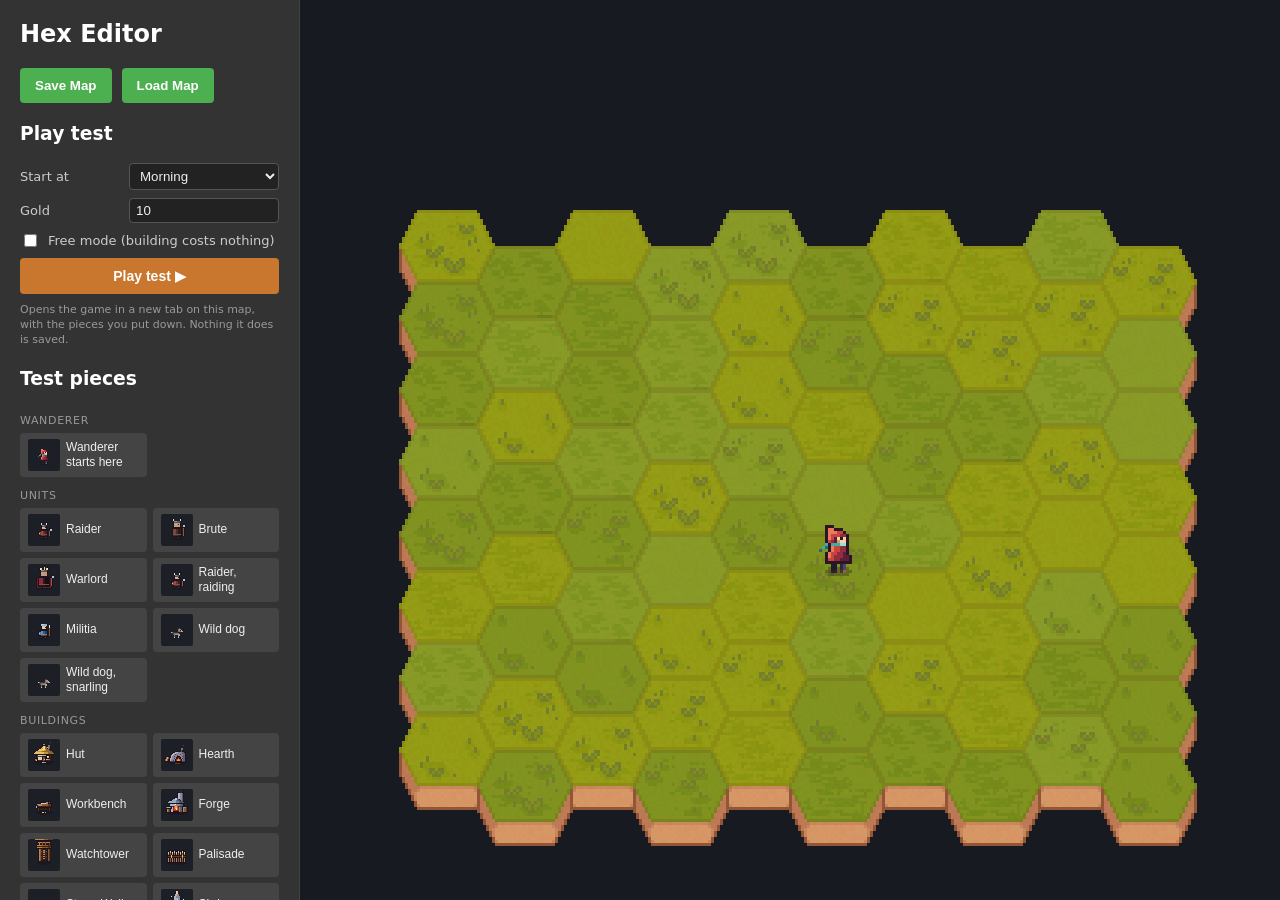
<file: editor.html>
<!DOCTYPE html>
<html lang="en">
<head>
    <meta charset="UTF-8">
    <meta name="viewport" content="width=device-width, initial-scale=1.0">
    <title>Hex World Editor</title>
    <link rel="stylesheet" href="editor.css">
</head>
<body>
    <div id="app">
        <div id="toolbar">
            <h2>Hex Editor</h2>
            <div class="actions">
                <button id="btn-save">Save Map</button>
                <button id="btn-load">Load Map</button>
                <input type="file" id="file-load" accept=".json" style="display:none">
            </div>

            <h3>Play test</h3>
            <div id="setup" class="setup">
                <label>Start at <select id="setup-start"></select></label>
                <label>Gold <input id="setup-gold" type="number" min="0" max="9999" value="10"></label>
                <label class="check"><input id="setup-free" type="checkbox"> Free mode (building costs nothing)</label>
                <button id="btn-play" class="play">Play test &#9654;</button>
                <p class="hint">Opens the game in a new tab on this map, with the pieces you put down. Nothing it does is saved.</p>
            </div>

            <h3>Test pieces</h3>
            <div id="pieces"></div>

            <h3>Terrain</h3>
            <div id="palette">
                <!-- Palette items injected by JS -->
            </div>
            <p class="instructions">
                <strong>Left drag</strong> paint the selected terrain, or drop the selected piece<br>
                <strong>Shift + left</strong> raise a level<br>
                <strong>Right drag</strong> lower a level, and away at zero; with a piece selected, take pieces away<br>
                <strong>Middle drag / Alt</strong> pan<br>
                <strong>Wheel</strong> zoom, whole steps only
            </p>
            <p id="info" class="instructions"></p>
        </div>
        <div id="canvas-container">
            <canvas id="view"></canvas>
        </div>
    </div>
    <script type="module" src="editor.js"></script>
</body>
</html>
</file>
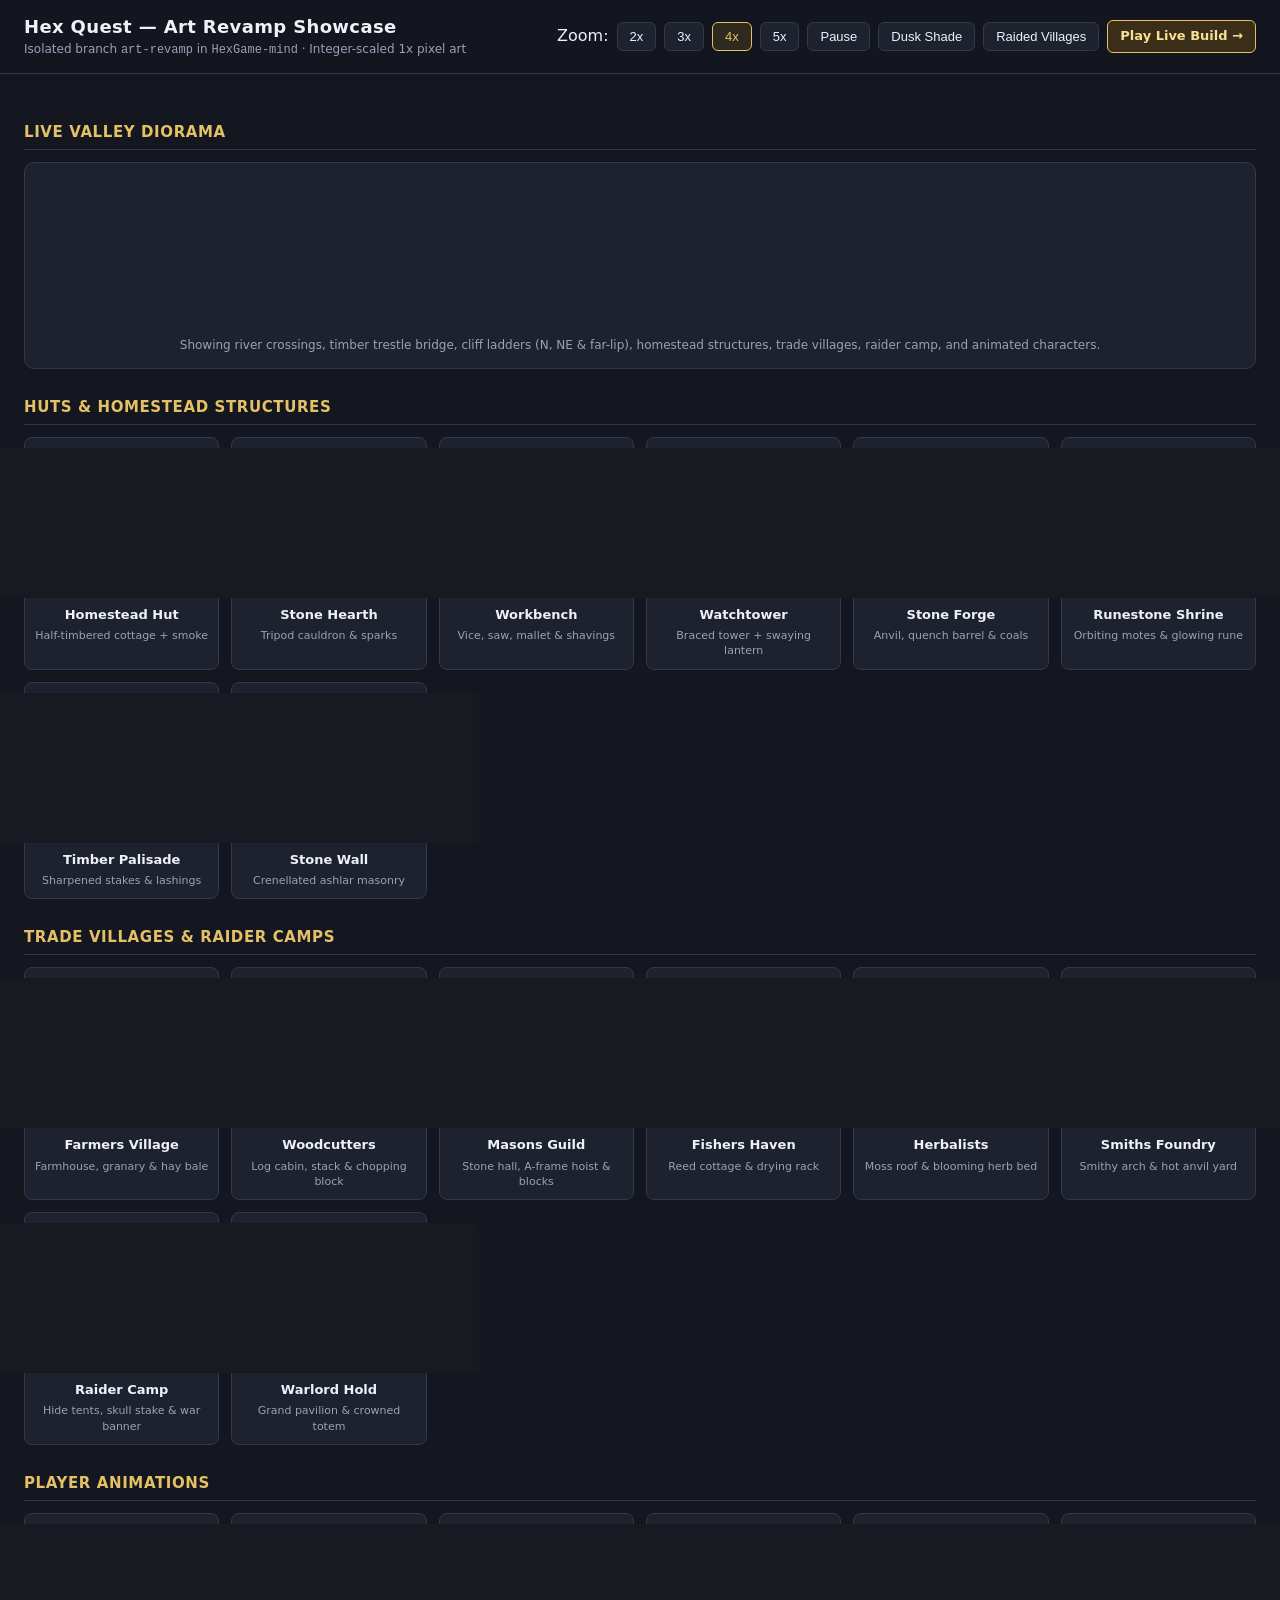
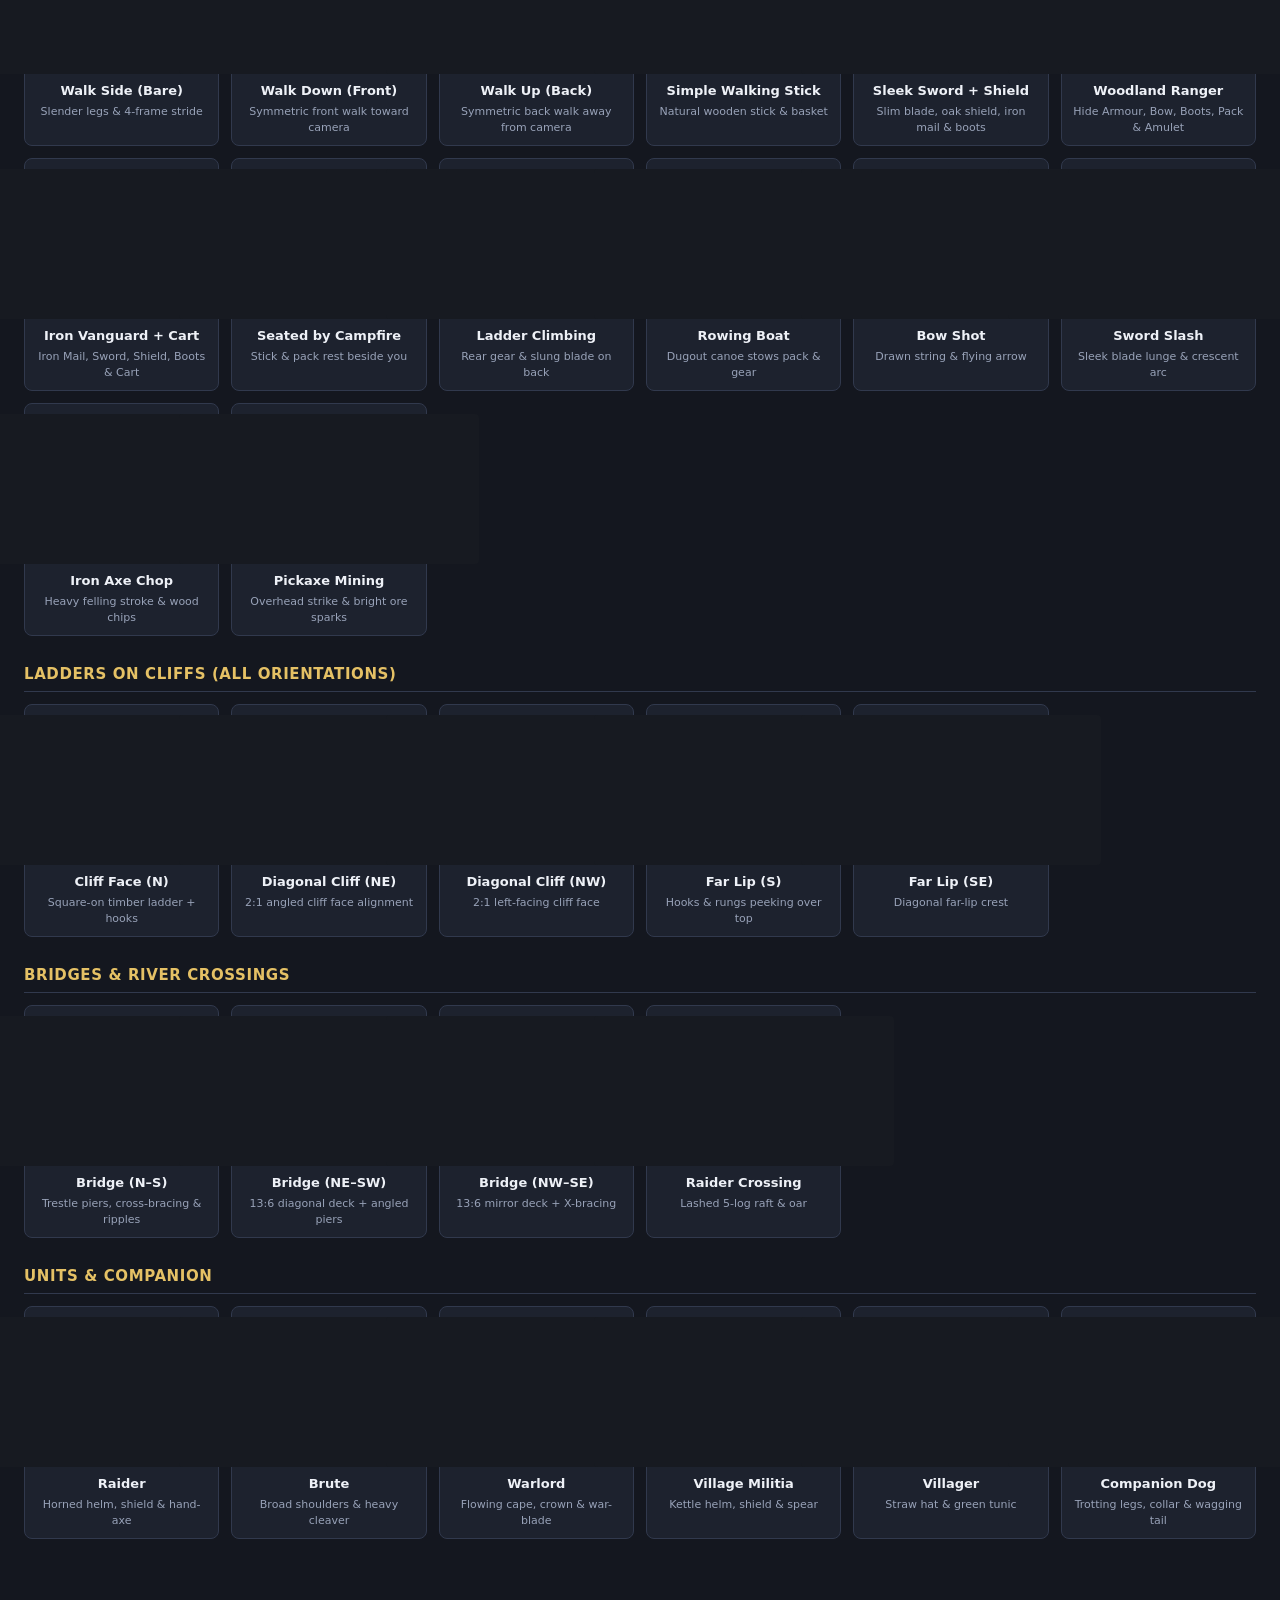
<file: showcase.html>
<!DOCTYPE html>
<html lang="en">
<head>
  <meta charset="UTF-8">
  <meta name="viewport" content="width=device-width, initial-scale=1.0">
  <title>Hex Quest — Art Revamp Showcase</title>
  <style>
    :root {
      --bg: #14171f;
      --panel: #1d222e;
      --border: #31394d;
      --text: #eef1f7;
      --muted: #98a2b8;
      --accent: #e5c165;
    }
    * { box-sizing: border-box; }
    body {
      margin: 0;
      font-family: system-ui, -apple-system, Segoe UI, Roboto, sans-serif;
      background: var(--bg);
      color: var(--text);
      line-height: 1.4;
    }
    header {
      position: sticky;
      top: 0;
      z-index: 10;
      display: flex;
      flex-wrap: wrap;
      align-items: center;
      justify-content: space-between;
      gap: 12px;
      padding: 14px 24px;
      background: rgba(20, 23, 31, 0.94);
      backdrop-filter: blur(8px);
      border-bottom: 1px solid var(--border);
    }
    .title h1 {
      margin: 0;
      font-size: 18px;
      font-weight: 700;
      letter-spacing: 0.02em;
    }
    .title p {
      margin: 2px 0 0;
      font-size: 12px;
      color: var(--muted);
    }
    .controls {
      display: flex;
      flex-wrap: wrap;
      align-items: center;
      gap: 8px;
    }
    button, .play-link {
      background: var(--panel);
      color: var(--text);
      border: 1px solid var(--border);
      border-radius: 6px;
      padding: 6px 12px;
      font-size: 13px;
      cursor: pointer;
      text-decoration: none;
      transition: border-color 0.15s, background 0.15s;
    }
    button:hover, .play-link:hover {
      border-color: var(--accent);
    }
    button.active {
      background: #2f2a20;
      border-color: var(--accent);
      color: var(--accent);
    }
    .play-link {
      background: #3a2e19;
      border-color: var(--accent);
      color: #f7df94;
      font-weight: 600;
    }
    main {
      max-width: 1280px;
      margin: 0 auto;
      padding: 20px 24px 64px;
    }
    section {
      margin-top: 28px;
    }
    section h2 {
      margin: 0 0 12px;
      font-size: 15px;
      font-weight: 600;
      color: var(--accent);
      letter-spacing: 0.04em;
      text-transform: uppercase;
      border-bottom: 1px solid var(--border);
      padding-bottom: 6px;
    }
    .diorama-wrap {
      background: var(--panel);
      border: 1px solid var(--border);
      border-radius: 10px;
      padding: 14px;
      display: flex;
      flex-direction: column;
      align-items: center;
      overflow-x: auto;
    }
    .diorama-caption {
      margin-top: 10px;
      font-size: 12px;
      color: var(--muted);
    }
    canvas {
      image-rendering: pixelated;
      image-rendering: crisp-edges;
      display: block;
    }
    .grid {
      display: grid;
      grid-template-columns: repeat(auto-fill, minmax(175px, 1fr));
      gap: 12px;
    }
    .card {
      background: var(--panel);
      border: 1px solid var(--border);
      border-radius: 8px;
      padding: 10px;
      display: flex;
      flex-direction: column;
      align-items: center;
      gap: 8px;
    }
    .card canvas {
      border-radius: 4px;
      background: #171a21;
    }
    .card .label {
      font-size: 13px;
      font-weight: 600;
      text-align: center;
    }
    .card .sub {
      font-size: 11px;
      color: var(--muted);
      text-align: center;
      margin-top: -4px;
    }
  </style>
</head>
<body>
  <header>
    <div class="title">
      <h1>Hex Quest — Art Revamp Showcase</h1>
      <p>Isolated branch <code>art-revamp</code> in <code>HexGame-mind</code> · Integer-scaled 1x pixel art</p>
    </div>
    <div class="controls">
      <span>Zoom:</span>
      <button data-zoom="2">2x</button>
      <button data-zoom="3">3x</button>
      <button data-zoom="4" class="active">4x</button>
      <button data-zoom="5">5x</button>
      <button id="toggle-pause">Pause</button>
      <button id="toggle-night">Dusk Shade</button>
      <button id="toggle-raid">Raided Villages</button>
      <a class="play-link" href="/?free=1&nosave=1">Play Live Build &rarr;</a>
    </div>
  </header>

  <main>
    <section>
      <h2>Live Valley Diorama</h2>
      <div class="diorama-wrap">
        <canvas id="diorama"></canvas>
        <div class="diorama-caption">
          Showing river crossings, timber trestle bridge, cliff ladders (N, NE &amp; far-lip), homestead structures, trade villages, raider camp, and animated characters.
        </div>
      </div>
    </section>

    <section>
      <h2>Huts &amp; Homestead Structures</h2>
      <div class="grid" id="grid-structures"></div>
    </section>

    <section>
      <h2>Trade Villages &amp; Raider Camps</h2>
      <div class="grid" id="grid-villages"></div>
    </section>

    <section>
      <h2>Player Animations</h2>
      <div class="grid" id="grid-player"></div>
    </section>

    <section>
      <h2>Ladders on Cliffs (All Orientations)</h2>
      <div class="grid" id="grid-ladders"></div>
    </section>

    <section>
      <h2>Bridges &amp; River Crossings</h2>
      <div class="grid" id="grid-bridges"></div>
    </section>

    <section>
      <h2>Units &amp; Companion</h2>
      <div class="grid" id="grid-units"></div>
    </section>
  </main>

  <script type="module" src="src/showcase.js"></script>
</body>
</html>
</file>
<file: editor.css>
* {
    box-sizing: border-box;
}

body, html {
    margin: 0;
    padding: 0;
    width: 100%;
    height: 100%;
    font-family: system-ui, -apple-system, sans-serif;
    background-color: #222;
    color: #eee;
    overflow: hidden;
}

#app {
    display: flex;
    width: 100%;
    height: 100%;
}

#toolbar {
    width: 300px;
    background-color: #333;
    border-right: 1px solid #444;
    padding: 20px;
    display: flex;
    flex-direction: column;
    overflow-y: auto;
}

h2, h3 {
    margin-top: 0;
    color: #fff;
}

.actions {
    display: flex;
    gap: 10px;
    margin-bottom: 20px;
}

button {
    background-color: #4CAF50;
    color: white;
    border: none;
    padding: 10px 15px;
    border-radius: 4px;
    cursor: pointer;
    font-weight: bold;
}

button:hover {
    background-color: #45a049;
}

#palette {
    display: flex;
    flex-direction: column;
    gap: 10px;
}

.palette-item {
    display: flex;
    align-items: center;
    gap: 10px;
    padding: 10px;
    background-color: #444;
    border: 2px solid transparent;
    border-radius: 4px;
    cursor: pointer;
}

.palette-item:hover {
    background-color: #555;
}

.palette-item.selected {
    border-color: #4CAF50;
    background-color: #4a5a4a;
}

.palette-icon {
    width: 64px;
    height: 96px;
    background-color: transparent;
    image-rendering: pixelated;
    background-position: center;
    background-size: 200%;
}

.instructions {
    margin-top: auto;
    padding-top: 20px;
    font-size: 0.9em;
    color: #bbb;
    line-height: 1.5;
}

#canvas-container {
    flex-grow: 1;
    position: relative;
    cursor: crosshair;
}

canvas {
    display: block;
    width: 100%;
    height: 100%;
    image-rendering: pixelated;
}

/* The palette swatch is the terrain's own first frame at native size, shifted
   up so the top face fills the box rather than the empty headroom. */
.palette-icon {
    width: 32px;
    height: 32px;
    background-repeat: no-repeat;
    background-size: 192px 48px;
    background-position: 0 -14px;
    background-color: #1d1f26;
    image-rendering: pixelated;
    border: 1px solid #555;
    flex: none;
}

#canvas-container { flex: 1; position: relative; }
#view { width: 100%; height: 100%; display: block; image-rendering: pixelated; cursor: crosshair; }

.instructions { font-size: 12px; line-height: 1.7; color: #aaa; }
#info { margin-top: auto; font-variant-numeric: tabular-nums; }

/* ------------------------------------------------------------ play test */

.setup { display: flex; flex-direction: column; gap: 8px; margin-bottom: 20px; font-size: 13px; }
.setup label { display: flex; align-items: center; justify-content: space-between; gap: 8px; color: #ccc; }
.setup label.check { justify-content: flex-start; }
.setup select, .setup input[type=number] {
    background: #222; color: #eee; border: 1px solid #555; border-radius: 4px; padding: 4px 6px; width: 150px;
}
.setup .play { background-color: #c9772f; font-size: 14px; }
.setup .play:hover { background-color: #b5682a; }
.setup .hint { margin: 0; font-size: 11px; color: #999; line-height: 1.4; }

#pieces { display: flex; flex-direction: column; gap: 6px; margin-bottom: 20px; }
.piece-group { font-size: 11px; text-transform: uppercase; letter-spacing: 0.06em; color: #999; margin: 6px 0 0; }
.piece-grid { display: grid; grid-template-columns: 1fr 1fr; gap: 6px; }
.piece {
    display: flex; align-items: center; gap: 6px; padding: 4px 6px; background: #444;
    border: 2px solid transparent; border-radius: 4px; cursor: pointer; font-size: 12px; color: #eee; text-align: left;
    font-weight: normal; line-height: 1.2;
}
.piece:hover { background: #555; }
.piece.selected { border-color: #c9772f; background: #5a4a3a; }
.piece canvas { width: 32px; height: 32px; image-rendering: pixelated; flex: none; background: #1d1f26; border-radius: 2px; }
</file>
